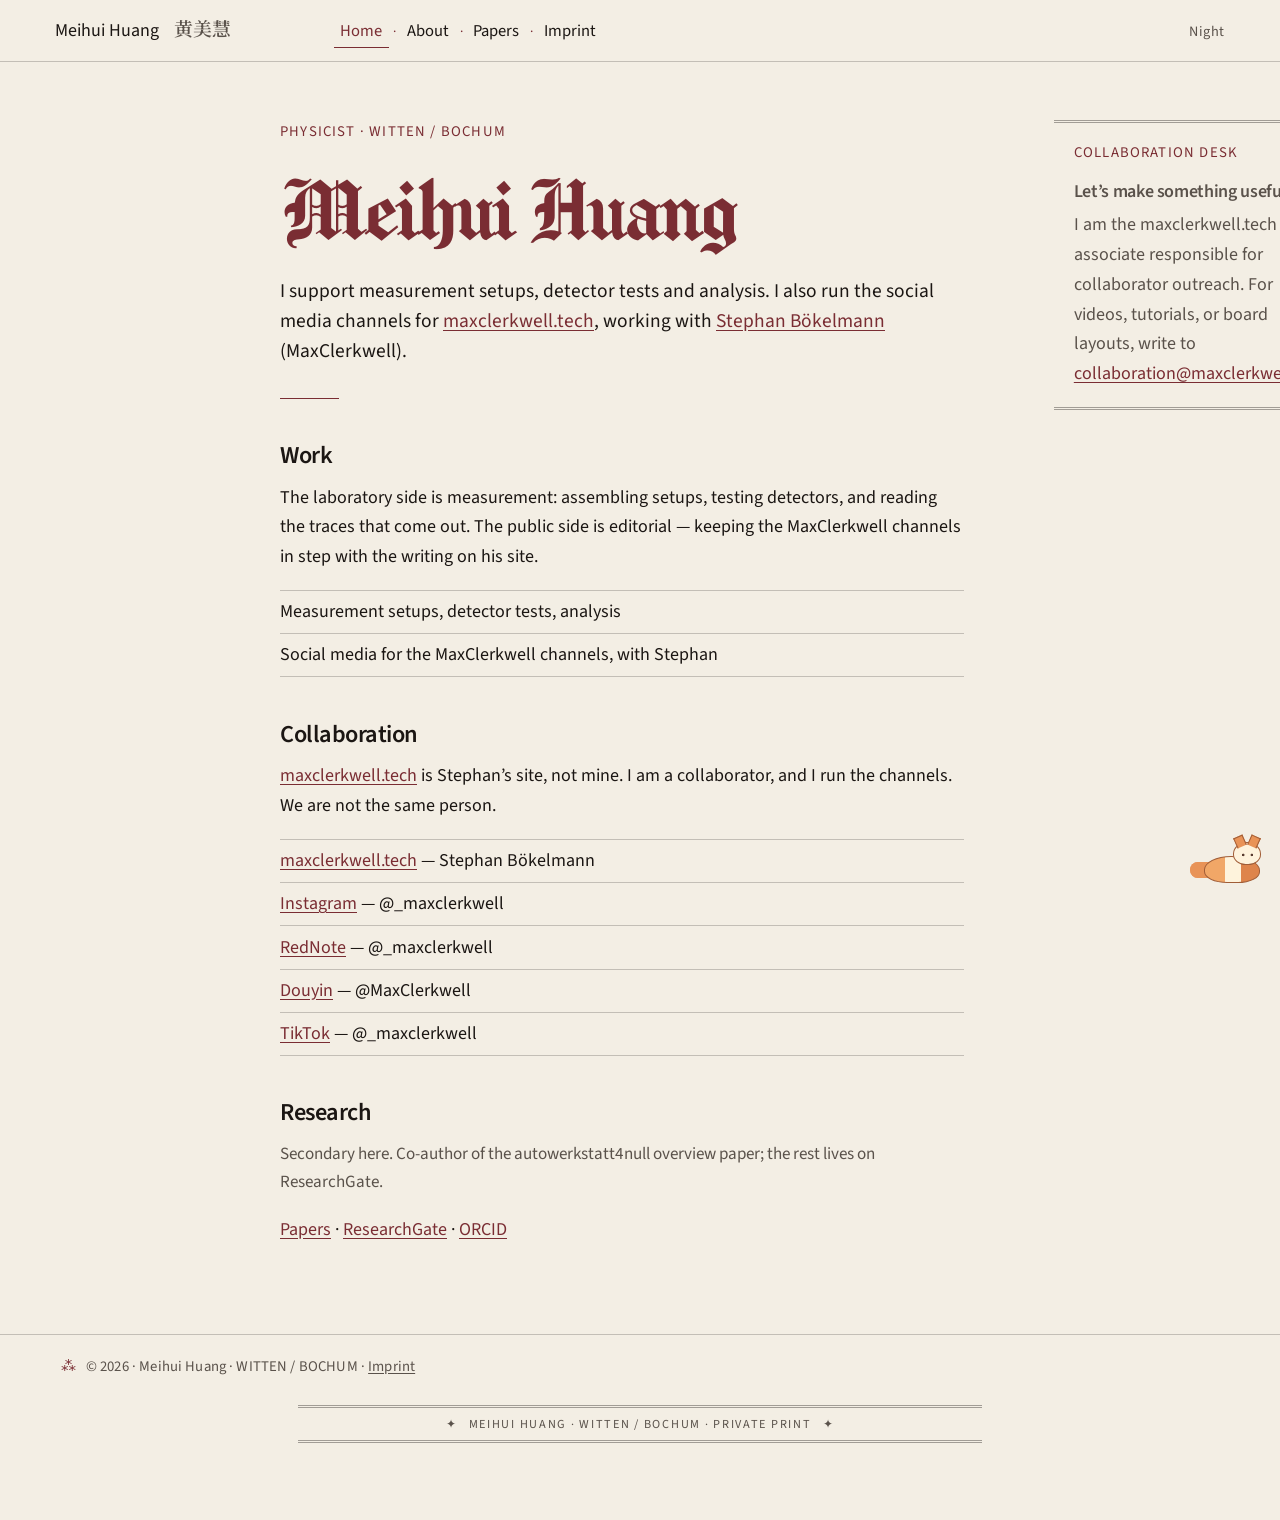
<file: index.html>
<!DOCTYPE html>
<html lang="en">
<head>
  <meta charset="utf-8">
  <meta name="viewport" content="width=device-width, initial-scale=1">
  <title>Meihui Huang — Physicist</title>
  <meta name="description" content="Meihui Huang (黄美慧): physicist in Witten. Measurement setups, detector tests and analysis. Collaborates with Stephan Bökelmann and runs the social media channels for maxclerkwell.tech.">
  <link rel="canonical" href="https://kathamatician.com/">
  <link rel="icon" href="/favicon.ico?v=2" sizes="48x48">
  <link rel="icon" href="/assets/favicon.png?v=2" type="image/png" sizes="32x32">
  <link rel="icon" href="/assets/favicon-192.png?v=2" type="image/png" sizes="192x192">
  <link rel="apple-touch-icon" href="/assets/apple-touch-icon.png?v=2">
  <meta property="og:title" content="Meihui Huang — Physicist">
  <meta property="og:description" content="Physicist in Witten. Measurement, detectors, analysis. Collaborator on maxclerkwell.tech.">
  <meta property="og:type" content="profile">
  <meta property="og:url" content="https://kathamatician.com/">
  <meta property="og:locale" content="en_GB">
  <meta name="author" content="Meihui Huang">
  <link rel="alternate" type="text/plain" href="/llms.txt" title="LLM information">
  <link rel="me" href="https://github.com/kathamatician">
  <link rel="me" href="https://orcid.org/0009-0003-3477-9024">
  <link rel="me" href="https://www.linkedin.com/in/meihui-huang/">
  <link rel="me" href="https://www.researchgate.net/profile/Meihui-Huang">
  <link rel="stylesheet" href="/assets/css/style.css">
  <script>
    (function () {
      try {
        var t = localStorage.getItem("theme");
        if (t === "light" || t === "dark") document.documentElement.setAttribute("data-theme", t);
      } catch (e) {}
    })();
  </script>
  <script type="application/ld+json">
  {
    "@context": "https://schema.org",
    "@graph": [
      {
        "@type": "Person",
        "@id": "https://kathamatician.com/#person",
        "name": "Meihui Huang",
        "alternateName": ["黄美慧", "kathamatician"],
        "url": "https://kathamatician.com/",
        "email": "mailto:mhuang@ep1.rub.de",
        "jobTitle": "Physicist",
        "description": "Physicist from Tianjin, based in Witten. Working student at nabla B; runs the MaxClerkwell social media channels for Stephan Bökelmann and handles collaboration requests. Not the same person as Stephan Bökelmann / MaxClerkwell.",
        "worksFor": { "@id": "https://nabla-b.engineering/#organization" },
        "address": {
          "@type": "PostalAddress",
          "streetAddress": "Kurt-Schumacher-Str. 37",
          "addressLocality": "Witten",
          "postalCode": "58452",
          "addressCountry": "DE"
        },
        "homeLocation": {
          "@type": "Place",
          "name": "Witten",
          "address": {
            "@type": "PostalAddress",
            "streetAddress": "Kurt-Schumacher-Str. 37",
            "addressLocality": "Witten",
            "postalCode": "58452",
            "addressCountry": "DE"
          }
        },
        "identifier": {
          "@type": "PropertyValue",
          "propertyID": "ORCID",
          "value": "https://orcid.org/0009-0003-3477-9024"
        },
        "sameAs": [
          "https://kathamatician.com/",
          "https://kathamatician.github.io/",
          "https://github.com/kathamatician",
          "https://orcid.org/0009-0003-3477-9024",
          "https://www.linkedin.com/in/meihui-huang/",
          "https://www.researchgate.net/profile/Meihui-Huang"
        ],
        "colleague": { "@id": "https://maxclerkwell.tech/#person" }
      },
      {
        "@type": "WebSite",
        "@id": "https://kathamatician.com/#website",
        "name": "Meihui Huang",
        "url": "https://kathamatician.com/",
        "inLanguage": "en",
        "description": "Personal website of Meihui Huang (黄美慧), physicist in Witten.",
        "author": { "@id": "https://kathamatician.com/#person" },
        "publisher": { "@id": "https://kathamatician.com/#person" }
      }
    ]
  }
  </script>
</head>
<body>
  <a class="skip" href="#main">Skip to content</a>
  <header class="site-header">
    <div class="header-inner">
      <div class="brand">
        <a class="site-title" href="/">Meihui Huang</a>
        <span class="cjk" lang="zh-Hans">黄美慧</span>
      </div>
      <nav class="site-nav" aria-label="Primary">
        <a href="/" aria-current="page">Home</a>
        <span class="nav-sep" aria-hidden="true">·</span>
        <a href="/about.html">About</a>
        <span class="nav-sep" aria-hidden="true">·</span>
        <a href="/papers.html">Papers</a>
        <span class="nav-sep" aria-hidden="true">·</span>
        <a href="/imprint.html">Imprint</a>
      </nav>
      <button type="button" class="theme-toggle" data-theme-toggle aria-pressed="false">Night</button>
    </div>
  </header>

  <main id="main">
    <p class="kicker">Physicist · WITTEN / BOCHUM</p>
    <h1 class="masthead">Meihui Huang</h1>
    <p class="lede">I support measurement setups, detector tests and analysis. I also run the social media channels for <a href="https://maxclerkwell.tech/">maxclerkwell.tech</a>, working with <a href="https://maxclerkwell.tech/">Stephan Bökelmann</a> (MaxClerkwell).</p>
    <hr class="rule">

    <h2>Work</h2>
    <p>The laboratory side is measurement: assembling setups, testing detectors, and reading the traces that come out. The public side is editorial — keeping the MaxClerkwell channels in step with the writing on his site.</p>
    <ul class="plain-list">
      <li>Measurement setups, detector tests, analysis</li>
      <li>Social media for the MaxClerkwell channels, with Stephan</li>
    </ul>

    <h2>Collaboration</h2>
    <p><a href="https://maxclerkwell.tech/">maxclerkwell.tech</a> is Stephan’s site, not mine. I am a collaborator, and I run the channels. We are not the same person.</p>
    <ul class="channel-list">
      <li><a href="https://maxclerkwell.tech/">maxclerkwell.tech</a> — Stephan Bökelmann</li>
      <li><a href="https://www.instagram.com/_maxclerkwell/">Instagram</a> — @_maxclerkwell</li>
      <li><a href="https://www.rednote.com/user/profile/69df355e0000000026000267">RedNote</a> — @_maxclerkwell</li>
      <li><a href="https://www.douyin.com/user/self?from_tab_name=main&amp;showSubTab=video&amp;showTab=post">Douyin</a> — @MaxClerkwell</li>
      <li><a href="https://www.tiktok.com/@_maxclerkwell">TikTok</a> — @_maxclerkwell</li>
    </ul>

    <aside class="collaboration-note" aria-labelledby="collaboration-note-title">
      <p class="kicker">Collaboration desk</p>
      <h2 id="collaboration-note-title">Let’s make something useful.</h2>
      <p>I am the maxclerkwell.tech associate responsible for collaborator outreach. For videos, tutorials, or board layouts, write to <a href="mailto:collaboration@maxclerkwell.tech">collaboration@maxclerkwell.tech</a>.</p>
    </aside>

    <h2>Research</h2>
    <p class="note">Secondary here. Co-author of the autowerkstatt4null overview paper; the rest lives on ResearchGate.</p>
    <p><a href="/papers.html">Papers</a> · <a href="https://www.researchgate.net/profile/Meihui-Huang">ResearchGate</a> · <a href="https://orcid.org/0009-0003-3477-9024">ORCID</a></p>
  </main>

  <footer class="site-footer">
    <p class="colophon"><span class="ornament" aria-hidden="true">⁂</span> © 2026 · Meihui Huang · WITTEN / BOCHUM · <a href="/imprint.html">Imprint</a></p>
    <p class="colophon-mark" aria-label="Printer's colophon">✦ &nbsp; Meihui Huang · WITTEN / BOCHUM · private print &nbsp; ✦</p>
  <div class="corner-cat" role="img" aria-label="A relaxed orange-and-white cat"><span class="cat-tail" aria-hidden="true"></span><span class="cat-body" aria-hidden="true"></span><span class="cat-head" aria-hidden="true"></span></div>
  </footer>
  <script src="/assets/js/site.js"></script>
</body>
</html>
</file>
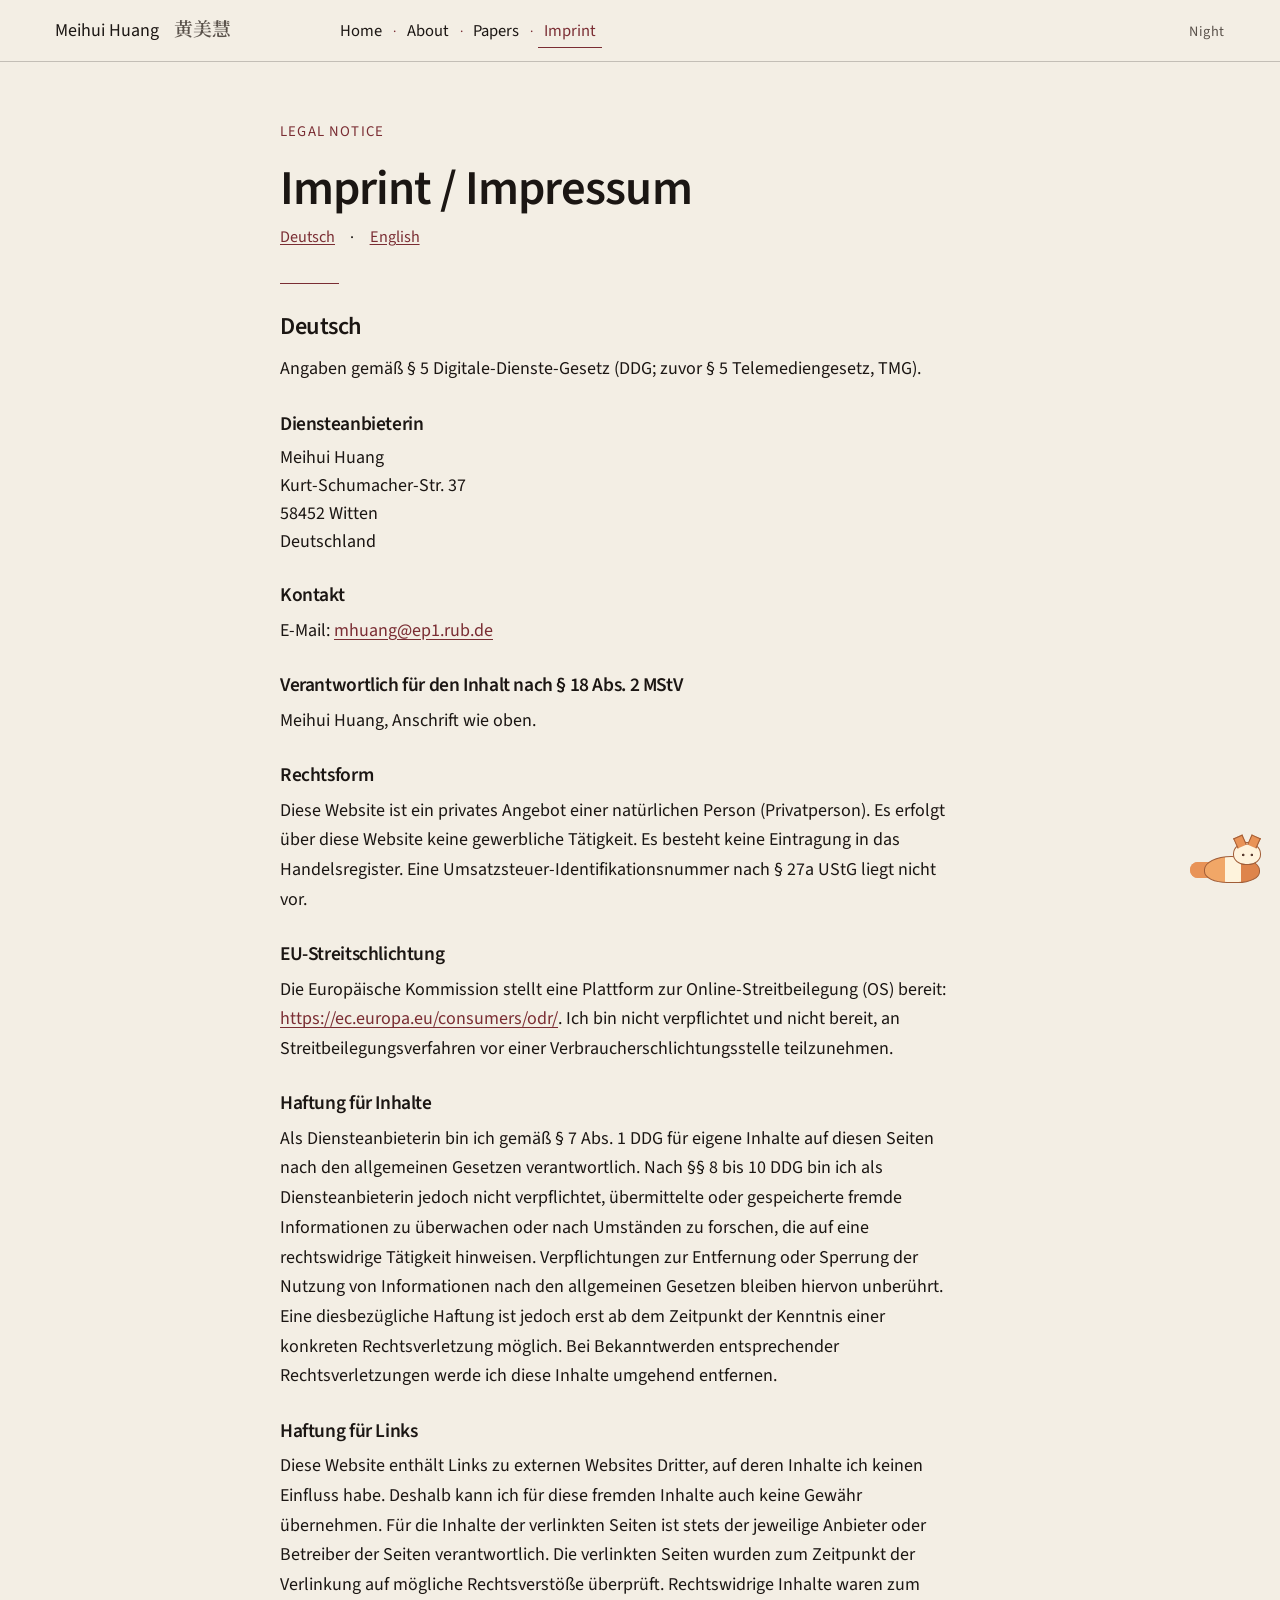
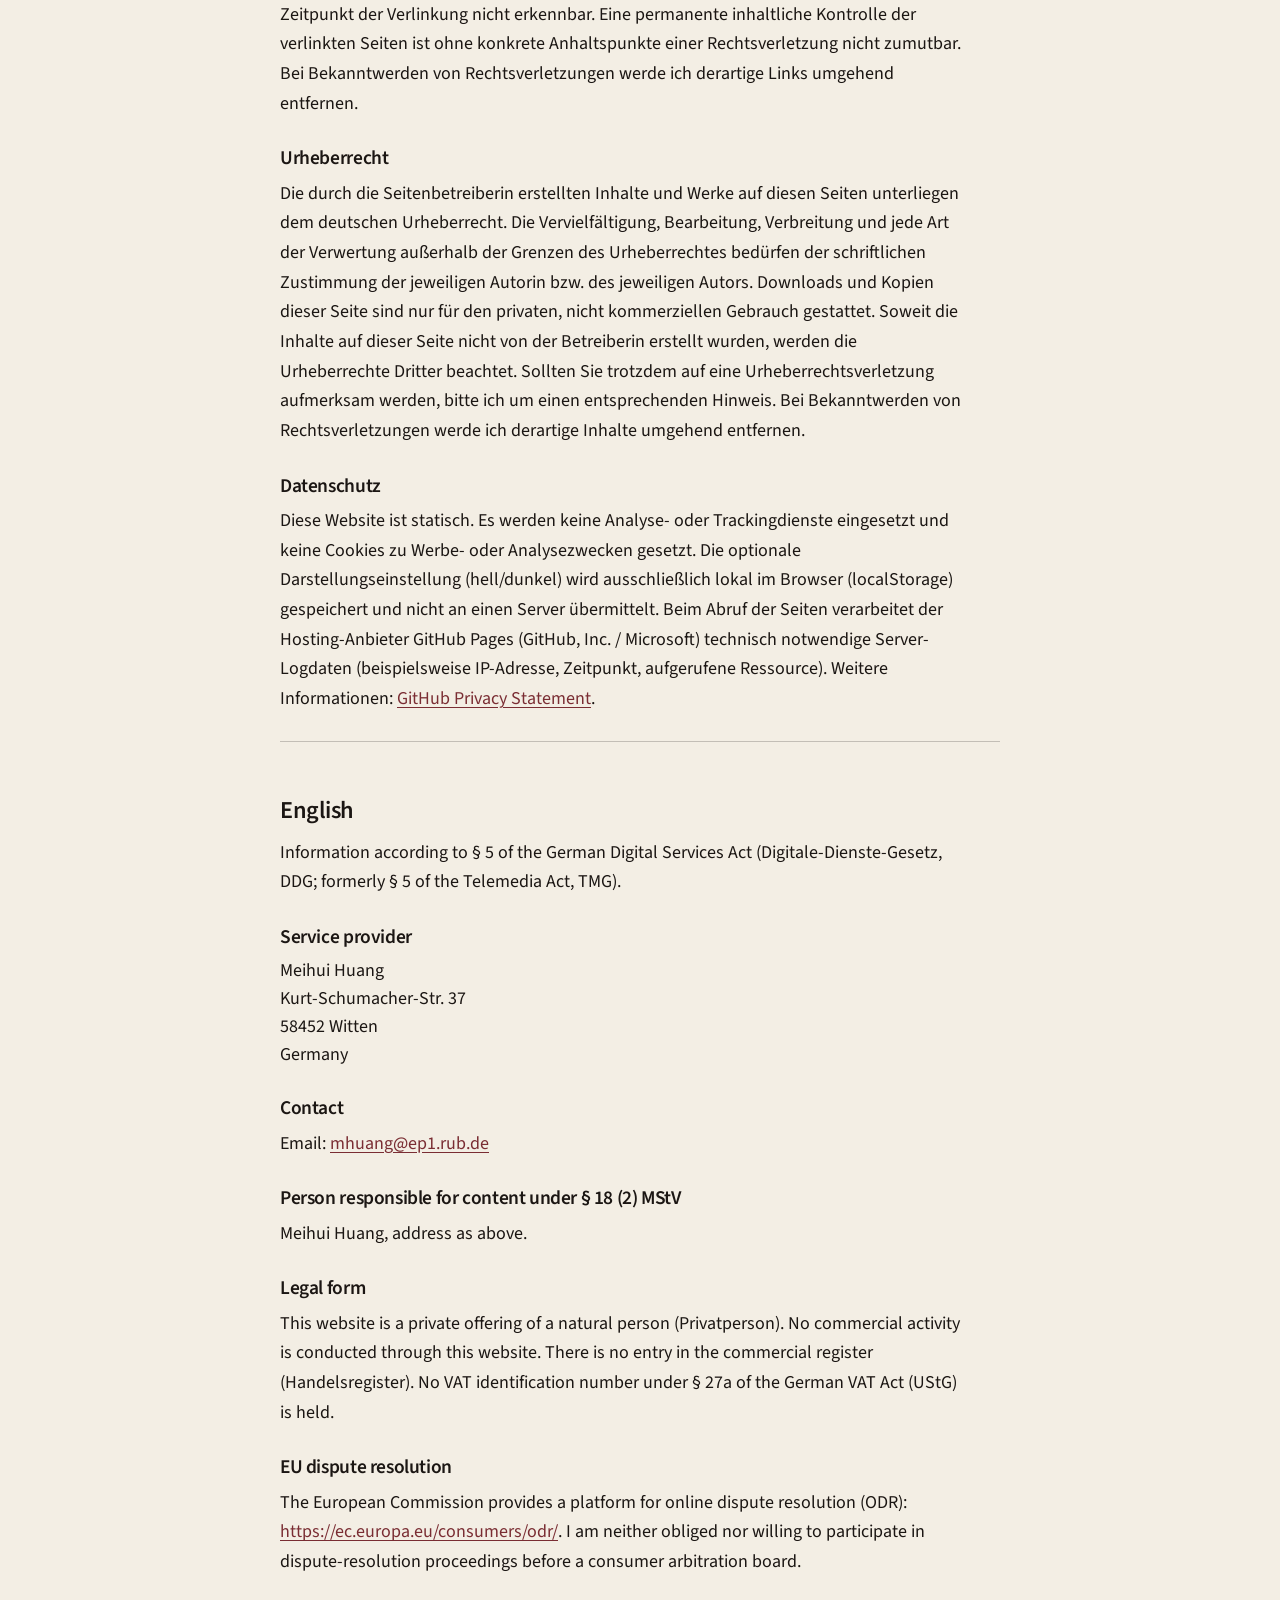
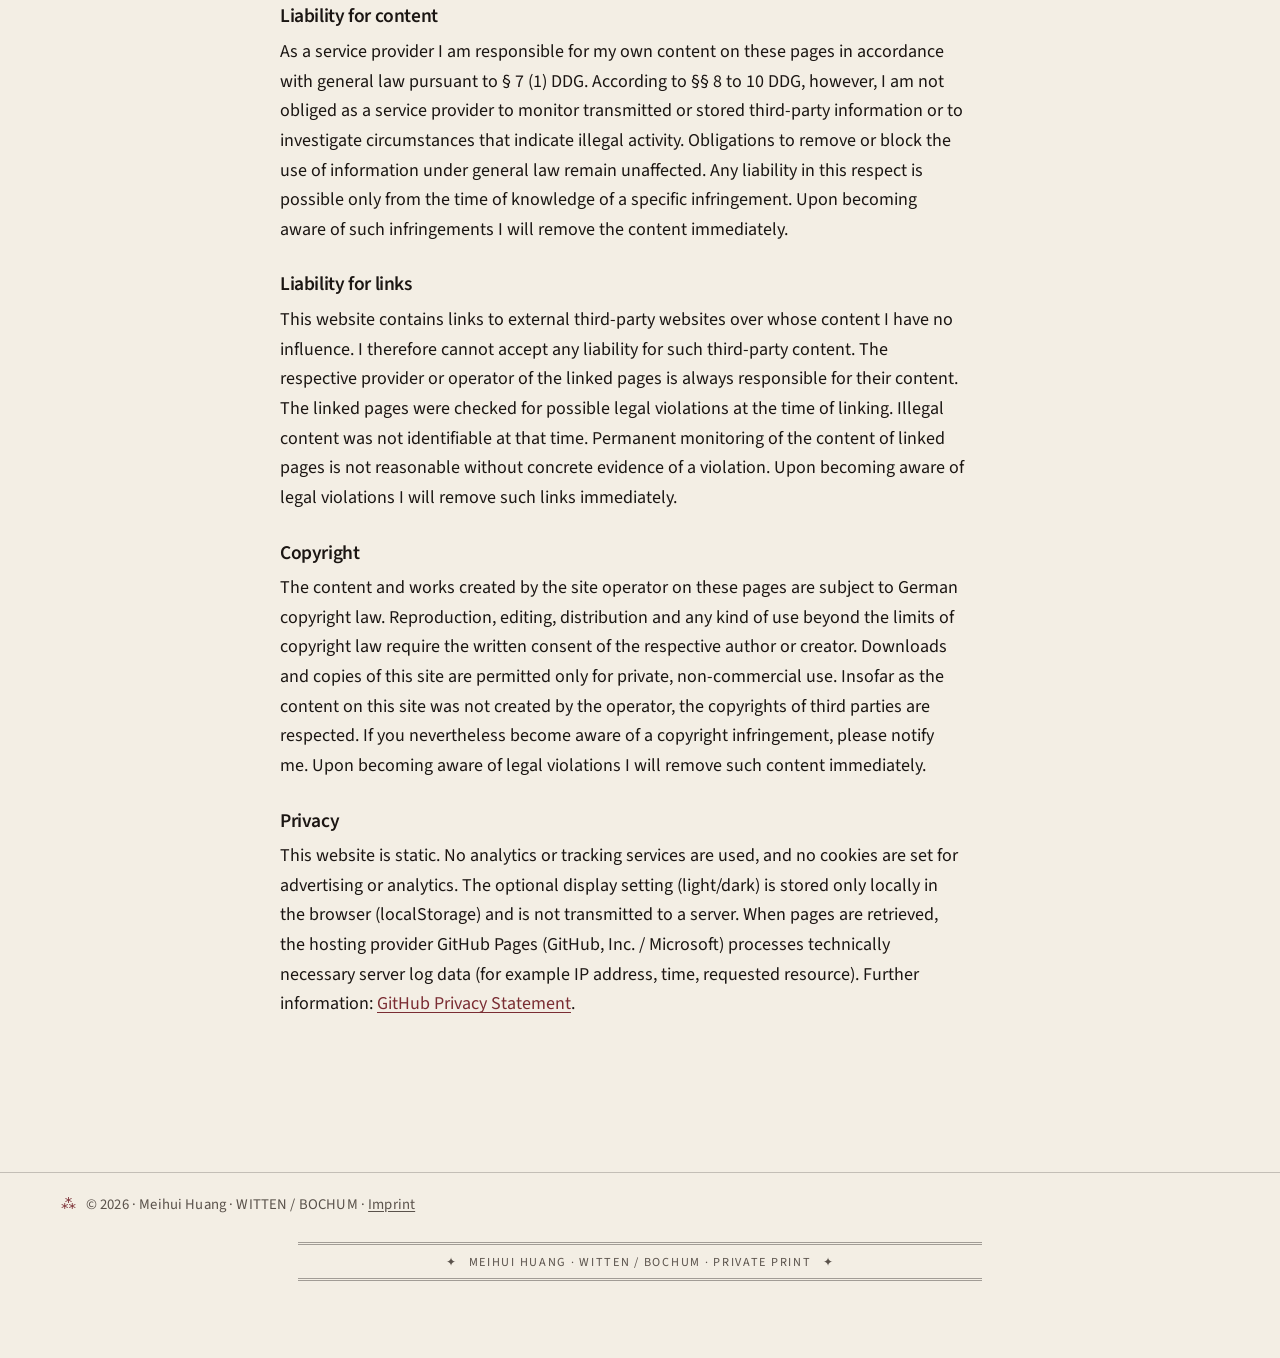
<file: imprint.html>
<!DOCTYPE html>
<html lang="en">
<head>
  <meta charset="utf-8">
  <meta name="viewport" content="width=device-width, initial-scale=1">
  <title>Imprint / Impressum — Meihui Huang</title>
  <meta name="description" content="Imprint / Impressum for the personal website of Meihui Huang (黄美慧), Witten, Germany. Information according to § 5 DDG.">
  <link rel="canonical" href="https://kathamatician.com/imprint.html">
  <link rel="icon" href="/favicon.ico?v=2" sizes="48x48">
  <link rel="icon" href="/assets/favicon.png?v=2" type="image/png" sizes="32x32">
  <link rel="icon" href="/assets/favicon-192.png?v=2" type="image/png" sizes="192x192">
  <link rel="apple-touch-icon" href="/assets/apple-touch-icon.png?v=2">
  <meta property="og:title" content="Imprint / Impressum — Meihui Huang">
  <meta property="og:description" content="Legal notice according to § 5 DDG for the personal website of Meihui Huang.">
  <meta property="og:type" content="website">
  <meta property="og:url" content="https://kathamatician.com/imprint.html">
  <meta property="og:locale" content="en_GB">
  <meta name="author" content="Meihui Huang">
  <link rel="alternate" type="text/plain" href="/llms.txt" title="LLM information">
  <link rel="me" href="https://github.com/kathamatician">
  <link rel="me" href="https://orcid.org/0009-0003-3477-9024">
  <link rel="me" href="https://www.linkedin.com/in/meihui-huang/">
  <link rel="me" href="https://www.researchgate.net/profile/Meihui-Huang">
  <link rel="stylesheet" href="/assets/css/style.css">
  <script>
    (function () {
      try {
        var t = localStorage.getItem("theme");
        if (t === "light" || t === "dark") document.documentElement.setAttribute("data-theme", t);
      } catch (e) {}
    })();
  </script>
  <script type="application/ld+json">
  {
    "@context": "https://schema.org",
    "@graph": [
      {
        "@type": "Person",
        "@id": "https://kathamatician.com/#person",
        "name": "Meihui Huang",
        "alternateName": ["黄美慧", "kathamatician"],
        "url": "https://kathamatician.com/",
        "email": "mailto:mhuang@ep1.rub.de",
        "jobTitle": "Physicist",
        "description": "Physicist from Tianjin, based in Witten. Working student at nabla B; runs the MaxClerkwell social media channels for Stephan Bökelmann and handles collaboration requests. Not the same person as Stephan Bökelmann / MaxClerkwell.",
        "worksFor": { "@id": "https://nabla-b.engineering/#organization" },
        "address": {
          "@type": "PostalAddress",
          "streetAddress": "Kurt-Schumacher-Str. 37",
          "addressLocality": "Witten",
          "postalCode": "58452",
          "addressCountry": "DE"
        },
        "homeLocation": {
          "@type": "Place",
          "name": "Witten",
          "address": {
            "@type": "PostalAddress",
            "streetAddress": "Kurt-Schumacher-Str. 37",
            "addressLocality": "Witten",
            "postalCode": "58452",
            "addressCountry": "DE"
          }
        },
        "identifier": {
          "@type": "PropertyValue",
          "propertyID": "ORCID",
          "value": "https://orcid.org/0009-0003-3477-9024"
        },
        "sameAs": [
          "https://kathamatician.com/",
          "https://kathamatician.github.io/",
          "https://github.com/kathamatician",
          "https://orcid.org/0009-0003-3477-9024",
          "https://www.linkedin.com/in/meihui-huang/",
          "https://www.researchgate.net/profile/Meihui-Huang"
        ],
        "colleague": { "@id": "https://maxclerkwell.tech/#person" }
      },
      {
        "@type": "WebSite",
        "@id": "https://kathamatician.com/#website",
        "name": "Meihui Huang",
        "url": "https://kathamatician.com/",
        "inLanguage": "en",
        "description": "Personal website of Meihui Huang (黄美慧), physicist in Witten.",
        "author": { "@id": "https://kathamatician.com/#person" },
        "publisher": { "@id": "https://kathamatician.com/#person" }
      }
    ]
  }
  </script>
</head>
<body>
  <a class="skip" href="#main">Skip to content</a>
  <header class="site-header">
    <div class="header-inner">
      <div class="brand">
        <a class="site-title" href="/">Meihui Huang</a>
        <span class="cjk" lang="zh-Hans">黄美慧</span>
      </div>
      <nav class="site-nav" aria-label="Primary">
        <a href="/">Home</a>
        <span class="nav-sep" aria-hidden="true">·</span>
        <a href="/about.html">About</a>
        <span class="nav-sep" aria-hidden="true">·</span>
        <a href="/papers.html">Papers</a>
        <span class="nav-sep" aria-hidden="true">·</span>
        <a href="/imprint.html" aria-current="page">Imprint</a>
      </nav>
      <button type="button" class="theme-toggle" data-theme-toggle aria-pressed="false">Night</button>
    </div>
  </header>

  <main id="main">
    <p class="kicker">Legal notice</p>
    <h1>Imprint / Impressum</h1>
    <p class="lang-switch"><a href="#de">Deutsch</a> · <a href="#en">English</a></p>
    <hr class="rule">

    <section class="imprint-block" id="de" lang="de">
      <h2>Deutsch</h2>
      <p>Angaben gemäß § 5 Digitale-Dienste-Gesetz (DDG; zuvor § 5 Telemediengesetz, TMG).</p>

      <h3>Diensteanbieterin</h3>
      <address>
        Meihui Huang<br>
        Kurt-Schumacher-Str. 37<br>
        58452 Witten<br>
        Deutschland
      </address>

      <h3>Kontakt</h3>
      <p>E-Mail: <a href="mailto:mhuang@ep1.rub.de">mhuang@ep1.rub.de</a></p>

      <h3>Verantwortlich für den Inhalt nach § 18 Abs. 2 MStV</h3>
      <p>Meihui Huang, Anschrift wie oben.</p>

      <h3>Rechtsform</h3>
      <p>Diese Website ist ein privates Angebot einer natürlichen Person (Privatperson). Es erfolgt über diese Website keine gewerbliche Tätigkeit. Es besteht keine Eintragung in das Handelsregister. Eine Umsatzsteuer-Identifikationsnummer nach § 27a UStG liegt nicht vor.</p>

      <h3>EU-Streitschlichtung</h3>
      <p>Die Europäische Kommission stellt eine Plattform zur Online-Streitbeilegung (OS) bereit: <a href="https://ec.europa.eu/consumers/odr/">https://ec.europa.eu/consumers/odr/</a>. Ich bin nicht verpflichtet und nicht bereit, an Streitbeilegungsverfahren vor einer Verbraucherschlichtungsstelle teilzunehmen.</p>

      <h3>Haftung für Inhalte</h3>
      <p>Als Diensteanbieterin bin ich gemäß § 7 Abs. 1 DDG für eigene Inhalte auf diesen Seiten nach den allgemeinen Gesetzen verantwortlich. Nach §§ 8 bis 10 DDG bin ich als Diensteanbieterin jedoch nicht verpflichtet, übermittelte oder gespeicherte fremde Informationen zu überwachen oder nach Umständen zu forschen, die auf eine rechtswidrige Tätigkeit hinweisen. Verpflichtungen zur Entfernung oder Sperrung der Nutzung von Informationen nach den allgemeinen Gesetzen bleiben hiervon unberührt. Eine diesbezügliche Haftung ist jedoch erst ab dem Zeitpunkt der Kenntnis einer konkreten Rechtsverletzung möglich. Bei Bekanntwerden entsprechender Rechtsverletzungen werde ich diese Inhalte umgehend entfernen.</p>

      <h3>Haftung für Links</h3>
      <p>Diese Website enthält Links zu externen Websites Dritter, auf deren Inhalte ich keinen Einfluss habe. Deshalb kann ich für diese fremden Inhalte auch keine Gewähr übernehmen. Für die Inhalte der verlinkten Seiten ist stets der jeweilige Anbieter oder Betreiber der Seiten verantwortlich. Die verlinkten Seiten wurden zum Zeitpunkt der Verlinkung auf mögliche Rechtsverstöße überprüft. Rechtswidrige Inhalte waren zum Zeitpunkt der Verlinkung nicht erkennbar. Eine permanente inhaltliche Kontrolle der verlinkten Seiten ist ohne konkrete Anhaltspunkte einer Rechtsverletzung nicht zumutbar. Bei Bekanntwerden von Rechtsverletzungen werde ich derartige Links umgehend entfernen.</p>

      <h3>Urheberrecht</h3>
      <p>Die durch die Seitenbetreiberin erstellten Inhalte und Werke auf diesen Seiten unterliegen dem deutschen Urheberrecht. Die Vervielfältigung, Bearbeitung, Verbreitung und jede Art der Verwertung außerhalb der Grenzen des Urheberrechtes bedürfen der schriftlichen Zustimmung der jeweiligen Autorin bzw. des jeweiligen Autors. Downloads und Kopien dieser Seite sind nur für den privaten, nicht kommerziellen Gebrauch gestattet. Soweit die Inhalte auf dieser Seite nicht von der Betreiberin erstellt wurden, werden die Urheberrechte Dritter beachtet. Sollten Sie trotzdem auf eine Urheberrechtsverletzung aufmerksam werden, bitte ich um einen entsprechenden Hinweis. Bei Bekanntwerden von Rechtsverletzungen werde ich derartige Inhalte umgehend entfernen.</p>

      <h3>Datenschutz</h3>
      <p>Diese Website ist statisch. Es werden keine Analyse- oder Trackingdienste eingesetzt und keine Cookies zu Werbe- oder Analysezwecken gesetzt. Die optionale Darstellungseinstellung (hell/dunkel) wird ausschließlich lokal im Browser (<span lang="en">localStorage</span>) gespeichert und nicht an einen Server übermittelt. Beim Abruf der Seiten verarbeitet der Hosting-Anbieter GitHub Pages (GitHub, Inc. / Microsoft) technisch notwendige Server-Logdaten (beispielsweise IP-Adresse, Zeitpunkt, aufgerufene Ressource). Weitere Informationen: <a href="https://docs.github.com/site-policy/privacy-policies/github-general-privacy-statement">GitHub Privacy Statement</a>.</p>
    </section>

    <section class="imprint-block" id="en" lang="en">
      <h2>English</h2>
      <p>Information according to § 5 of the German Digital Services Act (Digitale-Dienste-Gesetz, DDG; formerly § 5 of the Telemedia Act, TMG).</p>

      <h3>Service provider</h3>
      <address>
        Meihui Huang<br>
        Kurt-Schumacher-Str. 37<br>
        58452 Witten<br>
        Germany
      </address>

      <h3>Contact</h3>
      <p>Email: <a href="mailto:mhuang@ep1.rub.de">mhuang@ep1.rub.de</a></p>

      <h3>Person responsible for content under § 18 (2) MStV</h3>
      <p>Meihui Huang, address as above.</p>

      <h3>Legal form</h3>
      <p>This website is a private offering of a natural person (Privatperson). No commercial activity is conducted through this website. There is no entry in the commercial register (Handelsregister). No VAT identification number under § 27a of the German VAT Act (UStG) is held.</p>

      <h3>EU dispute resolution</h3>
      <p>The European Commission provides a platform for online dispute resolution (ODR): <a href="https://ec.europa.eu/consumers/odr/">https://ec.europa.eu/consumers/odr/</a>. I am neither obliged nor willing to participate in dispute-resolution proceedings before a consumer arbitration board.</p>

      <h3>Liability for content</h3>
      <p>As a service provider I am responsible for my own content on these pages in accordance with general law pursuant to § 7 (1) DDG. According to §§ 8 to 10 DDG, however, I am not obliged as a service provider to monitor transmitted or stored third-party information or to investigate circumstances that indicate illegal activity. Obligations to remove or block the use of information under general law remain unaffected. Any liability in this respect is possible only from the time of knowledge of a specific infringement. Upon becoming aware of such infringements I will remove the content immediately.</p>

      <h3>Liability for links</h3>
      <p>This website contains links to external third-party websites over whose content I have no influence. I therefore cannot accept any liability for such third-party content. The respective provider or operator of the linked pages is always responsible for their content. The linked pages were checked for possible legal violations at the time of linking. Illegal content was not identifiable at that time. Permanent monitoring of the content of linked pages is not reasonable without concrete evidence of a violation. Upon becoming aware of legal violations I will remove such links immediately.</p>

      <h3>Copyright</h3>
      <p>The content and works created by the site operator on these pages are subject to German copyright law. Reproduction, editing, distribution and any kind of use beyond the limits of copyright law require the written consent of the respective author or creator. Downloads and copies of this site are permitted only for private, non-commercial use. Insofar as the content on this site was not created by the operator, the copyrights of third parties are respected. If you nevertheless become aware of a copyright infringement, please notify me. Upon becoming aware of legal violations I will remove such content immediately.</p>

      <h3>Privacy</h3>
      <p>This website is static. No analytics or tracking services are used, and no cookies are set for advertising or analytics. The optional display setting (light/dark) is stored only locally in the browser (localStorage) and is not transmitted to a server. When pages are retrieved, the hosting provider GitHub Pages (GitHub, Inc. / Microsoft) processes technically necessary server log data (for example IP address, time, requested resource). Further information: <a href="https://docs.github.com/site-policy/privacy-policies/github-general-privacy-statement">GitHub Privacy Statement</a>.</p>
    </section>
  </main>

  <footer class="site-footer">
    <p class="colophon"><span class="ornament" aria-hidden="true">⁂</span> © 2026 · Meihui Huang · WITTEN / BOCHUM · <a href="/imprint.html">Imprint</a></p>
    <p class="colophon-mark" aria-label="Printer's colophon">✦ &nbsp; Meihui Huang · WITTEN / BOCHUM · private print &nbsp; ✦</p>
  <div class="corner-cat" role="img" aria-label="A relaxed orange-and-white cat"><span class="cat-tail" aria-hidden="true"></span><span class="cat-body" aria-hidden="true"></span><span class="cat-head" aria-hidden="true"></span></div>
  </footer>
  <script src="/assets/js/site.js"></script>
</body>
</html>
</file>
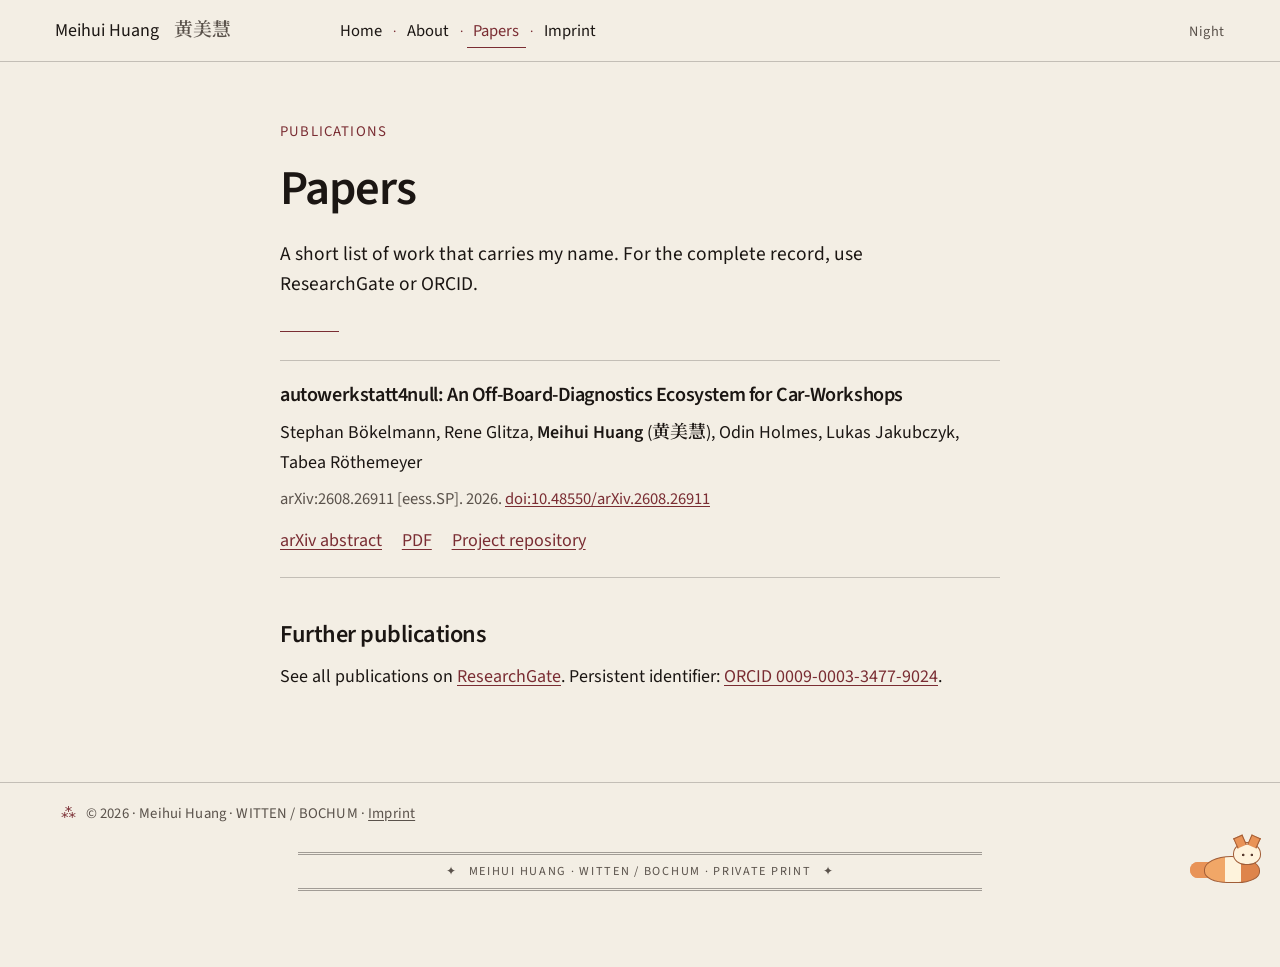
<file: papers.html>
<!DOCTYPE html>
<html lang="en">
<head>
  <meta charset="utf-8">
  <meta name="viewport" content="width=device-width, initial-scale=1">
  <title>Papers — Meihui Huang</title>
  <meta name="description" content="Publications of Meihui Huang (黄美慧), including autowerkstatt4null (arXiv:2608.26911).">
  <link rel="canonical" href="https://kathamatician.com/papers.html">
  <link rel="icon" href="/favicon.ico?v=2" sizes="48x48">
  <link rel="icon" href="/assets/favicon.png?v=2" type="image/png" sizes="32x32">
  <link rel="icon" href="/assets/favicon-192.png?v=2" type="image/png" sizes="192x192">
  <link rel="apple-touch-icon" href="/assets/apple-touch-icon.png?v=2">
  <meta property="og:title" content="Papers — Meihui Huang">
  <meta property="og:description" content="autowerkstatt4null and further publications of Meihui Huang.">
  <meta property="og:type" content="website">
  <meta property="og:url" content="https://kathamatician.com/papers.html">
  <meta property="og:locale" content="en_GB">
  <meta name="author" content="Meihui Huang">
  <link rel="alternate" type="text/plain" href="/llms.txt" title="LLM information">
  <link rel="me" href="https://github.com/kathamatician">
  <link rel="me" href="https://orcid.org/0009-0003-3477-9024">
  <link rel="me" href="https://www.linkedin.com/in/meihui-huang/">
  <link rel="me" href="https://www.researchgate.net/profile/Meihui-Huang">
  <link rel="stylesheet" href="/assets/css/style.css">
  <script>
    (function () {
      try {
        var t = localStorage.getItem("theme");
        if (t === "light" || t === "dark") document.documentElement.setAttribute("data-theme", t);
      } catch (e) {}
    })();
  </script>
  <script type="application/ld+json">
  {
    "@context": "https://schema.org",
    "@graph": [
      {
        "@type": "Person",
        "@id": "https://kathamatician.com/#person",
        "name": "Meihui Huang",
        "alternateName": ["黄美慧", "kathamatician"],
        "url": "https://kathamatician.com/",
        "email": "mailto:mhuang@ep1.rub.de",
        "jobTitle": "Physicist",
        "description": "Physicist from Tianjin, based in Witten. Working student at nabla B; runs the MaxClerkwell social media channels for Stephan Bökelmann and handles collaboration requests. Not the same person as Stephan Bökelmann / MaxClerkwell.",
        "worksFor": { "@id": "https://nabla-b.engineering/#organization" },
        "address": {
          "@type": "PostalAddress",
          "streetAddress": "Kurt-Schumacher-Str. 37",
          "addressLocality": "Witten",
          "postalCode": "58452",
          "addressCountry": "DE"
        },
        "homeLocation": {
          "@type": "Place",
          "name": "Witten",
          "address": {
            "@type": "PostalAddress",
            "streetAddress": "Kurt-Schumacher-Str. 37",
            "addressLocality": "Witten",
            "postalCode": "58452",
            "addressCountry": "DE"
          }
        },
        "identifier": {
          "@type": "PropertyValue",
          "propertyID": "ORCID",
          "value": "https://orcid.org/0009-0003-3477-9024"
        },
        "sameAs": [
          "https://kathamatician.com/",
          "https://kathamatician.github.io/",
          "https://github.com/kathamatician",
          "https://orcid.org/0009-0003-3477-9024",
          "https://www.linkedin.com/in/meihui-huang/",
          "https://www.researchgate.net/profile/Meihui-Huang"
        ],
        "colleague": { "@id": "https://maxclerkwell.tech/#person" }
      },
      {
        "@type": "WebSite",
        "@id": "https://kathamatician.com/#website",
        "name": "Meihui Huang",
        "url": "https://kathamatician.com/",
        "inLanguage": "en",
        "description": "Personal website of Meihui Huang (黄美慧), physicist in Witten.",
        "author": { "@id": "https://kathamatician.com/#person" },
        "publisher": { "@id": "https://kathamatician.com/#person" }
      }
    ]
  }
  </script>
</head>
<body>
  <a class="skip" href="#main">Skip to content</a>
  <header class="site-header">
    <div class="header-inner">
      <div class="brand">
        <a class="site-title" href="/">Meihui Huang</a>
        <span class="cjk" lang="zh-Hans">黄美慧</span>
      </div>
      <nav class="site-nav" aria-label="Primary">
        <a href="/">Home</a>
        <span class="nav-sep" aria-hidden="true">·</span>
        <a href="/about.html">About</a>
        <span class="nav-sep" aria-hidden="true">·</span>
        <a href="/papers.html" aria-current="page">Papers</a>
        <span class="nav-sep" aria-hidden="true">·</span>
        <a href="/imprint.html">Imprint</a>
      </nav>
      <button type="button" class="theme-toggle" data-theme-toggle aria-pressed="false">Night</button>
    </div>
  </header>

  <main id="main">
    <p class="kicker">Publications</p>
    <h1>Papers</h1>
    <p class="lede">A short list of work that carries my name. For the complete record, use ResearchGate or ORCID.</p>
    <hr class="rule">

    <article class="biblio" id="arxiv-2608.26911">
      <h2 class="title">autowerkstatt4null: An Off-Board-Diagnostics Ecosystem for Car-Workshops</h2>
      <p class="authors">Stephan Bökelmann, Rene Glitza, <span class="self">Meihui Huang</span> (<span class="cjk" lang="zh-Hans">黄美慧</span>), Odin Holmes, Lukas Jakubczyk, Tabea Röthemeyer</p>
      <p class="meta">arXiv:2608.26911 [eess.SP]. 2026. <a href="https://doi.org/10.48550/arXiv.2608.26911">doi:10.48550/arXiv.2608.26911</a></p>
      <ul class="links">
        <li><a href="https://arxiv.org/abs/2608.26911">arXiv abstract</a></li>
        <li><a href="https://arxiv.org/pdf/2608.26911">PDF</a></li>
        <li><a href="https://github.com/nabla-B/paper_aw4null-overview">Project repository</a></li>
      </ul>
    </article>

    <h2>Further publications</h2>
    <p>See all publications on <a href="https://www.researchgate.net/profile/Meihui-Huang">ResearchGate</a>. Persistent identifier: <a rel="me" href="https://orcid.org/0009-0003-3477-9024">ORCID 0009-0003-3477-9024</a>.</p>
  </main>

  <footer class="site-footer">
    <p class="colophon"><span class="ornament" aria-hidden="true">⁂</span> © 2026 · Meihui Huang · WITTEN / BOCHUM · <a href="/imprint.html">Imprint</a></p>
    <p class="colophon-mark" aria-label="Printer's colophon">✦ &nbsp; Meihui Huang · WITTEN / BOCHUM · private print &nbsp; ✦</p>
  <div class="corner-cat" role="img" aria-label="A relaxed orange-and-white cat"><span class="cat-tail" aria-hidden="true"></span><span class="cat-body" aria-hidden="true"></span><span class="cat-head" aria-hidden="true"></span></div>
  </footer>
  <script src="/assets/js/site.js"></script>
</body>
</html>
</file>
<file: assets/css/style.css>
@font-face {
  font-family: "Source Serif 4";
  font-style: normal;
  font-weight: 600;
  font-display: swap;
  src: url("/assets/fonts/source-serif-4-latin-600.woff2") format("woff2");
  unicode-range: U+0000-00FF, U+0131, U+0152-0153, U+02BB-02BC, U+02C6, U+02DA, U+02DC, U+0304, U+0308, U+0329, U+2000-206F, U+20AC, U+2122, U+2191, U+2193, U+2212, U+2215, U+FEFF, U+FFFD;
}

/* Chomsky by Fredrick Brennan, distributed under SIL Open Font License 1.1.
   License copy: /assets/fonts/CHOMSKY-OFL-1.1.txt */
@font-face {
  font-family: "Chomsky";
  font-style: normal;
  font-weight: 400;
  font-display: swap;
  src: url("/assets/fonts/chomsky.woff2") format("woff2");
}

@font-face {
  font-family: "Source Serif 4";
  font-style: normal;
  font-weight: 700;
  font-display: swap;
  src: url("/assets/fonts/source-serif-4-latin-700.woff2") format("woff2");
  unicode-range: U+0000-00FF, U+0131, U+0152-0153, U+02BB-02BC, U+02C6, U+02DA, U+02DC, U+0304, U+0308, U+0329, U+2000-206F, U+20AC, U+2122, U+2191, U+2193, U+2212, U+2215, U+FEFF, U+FFFD;
}

@font-face {
  font-family: "Source Sans 3";
  font-style: normal;
  font-weight: 400;
  font-display: swap;
  src: url("/assets/fonts/source-sans-3-latin-400.woff2") format("woff2");
  unicode-range: U+0000-00FF, U+0131, U+0152-0153, U+02BB-02BC, U+02C6, U+02DA, U+02DC, U+0304, U+0308, U+0329, U+2000-206F, U+20AC, U+2122, U+2191, U+2193, U+2212, U+2215, U+FEFF, U+FFFD;
}

@font-face {
  font-family: "Source Sans 3";
  font-style: italic;
  font-weight: 400;
  font-display: swap;
  src: url("/assets/fonts/source-sans-3-latin-400-italic.woff2") format("woff2");
  unicode-range: U+0000-00FF, U+0131, U+0152-0153, U+02BB-02BC, U+02C6, U+02DA, U+02DC, U+0304, U+0308, U+0329, U+2000-206F, U+20AC, U+2122, U+2191, U+2193, U+2212, U+2215, U+FEFF, U+FFFD;
}

@font-face {
  font-family: "Source Sans 3";
  font-style: normal;
  font-weight: 600;
  font-display: swap;
  src: url("/assets/fonts/source-sans-3-latin-600.woff2") format("woff2");
  unicode-range: U+0000-00FF, U+0131, U+0152-0153, U+02BB-02BC, U+02C6, U+02DA, U+02DC, U+0304, U+0308, U+0329, U+2000-206F, U+20AC, U+2122, U+2191, U+2193, U+2212, U+2215, U+FEFF, U+FFFD;
}

@font-face {
  font-family: "Noto Serif SC";
  font-style: normal;
  font-weight: 600;
  font-display: swap;
  src: url("/assets/fonts/noto-serif-sc-name.ttf") format("truetype");
  unicode-range: U+6167, U+7F8E, U+9EC4;
}

/* FZYongLeDDTJF is used when it is installed on the visitor's device.
   It is proprietary, so it is not bundled without a licensed webfont file. */
@font-face {
  font-family: "FZYongLeDDTJF";
  font-style: normal;
  font-weight: 400 900;
  font-display: swap;
  src: local("FZYongLeDDTJF"), local("FZ YongLe DDTJF");
}

:root {
  color-scheme: light;
  --page: #f3eee4;
  --ink: #1b1613;
  --ink-muted: #5a524b;
  --oxblood: #7a2d33;
  --oxblood-hover: #5c2227;
  --rule: color-mix(in srgb, var(--ink) 22%, var(--page));
  --rule-strong: color-mix(in srgb, var(--ink) 38%, var(--page));
  --slot: color-mix(in srgb, var(--ink) 7%, var(--page));
  --focus: var(--oxblood);
  --header-bg: #f3eee4;
  --serif: "Source Serif 4", "Iowan Old Style", "Palatino Linotype", Palatino, "Times New Roman", serif;
  --sans: "Source Sans 3", "IBM Plex Sans", "Source Sans Pro", "Helvetica Neue", Helvetica, Arial, sans-serif;
  --cjk: "FZYongLeDDTJF", "Noto Serif SC", "Source Han Serif SC", "Noto Serif CJK SC", "Songti SC", serif;
}

[data-theme="dark"] {
  color-scheme: dark;
  --page: #16110e;
  --ink: #f1e7d8;
  --ink-muted: #c4b6a6;
  --oxblood: #d36b73;
  --oxblood-hover: #e59aa0;
  --rule: color-mix(in srgb, var(--ink) 18%, var(--page));
  --rule-strong: color-mix(in srgb, var(--ink) 32%, var(--page));
  --slot: color-mix(in srgb, var(--ink) 8%, var(--page));
  --header-bg: #16110e;
}

@media (prefers-color-scheme: dark) {
  :root:not([data-theme="light"]) {
    color-scheme: dark;
    --page: #16110e;
    --ink: #f1e7d8;
    --ink-muted: #c4b6a6;
    --oxblood: #d36b73;
    --oxblood-hover: #e59aa0;
    --rule: color-mix(in srgb, var(--ink) 18%, var(--page));
    --rule-strong: color-mix(in srgb, var(--ink) 32%, var(--page));
    --slot: color-mix(in srgb, var(--ink) 8%, var(--page));
    --header-bg: #16110e;
  }
}

*,
*::before,
*::after {
  box-sizing: border-box;
}

html {
  font-size: 112.5%;
  scroll-behavior: smooth;
}

body {
  margin: 0;
  min-height: 100vh;
  display: flex;
  flex-direction: column;
  color: var(--ink);
  background: var(--page);
  font-family: var(--sans);
  font-weight: 400;
  line-height: 1.65;
  text-rendering: optimizeLegibility;
  -webkit-font-smoothing: antialiased;
  animation: enter 0.55s ease;
}

@keyframes enter {
  from { opacity: 0; }
  to { opacity: 1; }
}

@media (prefers-reduced-motion: reduce) {
  html { scroll-behavior: auto; }
  body, .corner-cat, .cat-tail { animation: none; }
}

:focus-visible {
  outline: 2px solid var(--focus);
  outline-offset: 3px;
}

.skip {
  position: absolute;
  left: 0.75rem;
  top: -3.5rem;
  z-index: 40;
  padding: 0.4rem 0.7rem;
  background: var(--page);
  color: var(--oxblood);
  border: 1px solid var(--oxblood);
  font-size: 0.85rem;
}

.skip:focus {
  top: 0.75rem;
}

.visually-hidden {
  position: absolute;
  width: 1px;
  height: 1px;
  padding: 0;
  margin: -1px;
  overflow: hidden;
  clip: rect(0, 0, 0, 0);
  white-space: nowrap;
  border: 0;
}

.site-header {
  position: sticky;
  top: 0;
  z-index: 20;
  background: var(--header-bg);
  border-bottom: 1px solid var(--rule);
}

.header-inner {
  display: flex;
  flex-wrap: wrap;
  align-items: baseline;
  justify-content: space-between;
  gap: 0.7rem 1.5rem;
  max-width: 68rem;
  margin: 0 auto;
  padding: 0.85rem 1.5rem 0.7rem;
}

.brand {
  display: flex;
  flex-wrap: wrap;
  align-items: baseline;
  gap: 0.55rem 0.85rem;
  min-width: min(100%, 14rem);
}

.site-title { color: var(--ink); text-decoration: none; }

.site-title:hover {
  color: var(--oxblood);
}

.cjk {
  font-family: var(--cjk);
  font-weight: 600;
}

.brand .cjk {
  font-size: 1.05rem;
  line-height: 1;
  color: var(--ink-muted);
}

.masthead {
  margin-bottom: 1.15rem;
  font-family: "Chomsky", "Old English Text MT", "UnifrakturCook", Georgia, serif;
  font-size: clamp(2.75rem, 9vw, 5.4rem);
  font-weight: 400;
  letter-spacing: -0.045em;
  line-height: .98;
  color: var(--oxblood);
  white-space: nowrap;
}

.masthead .cjk {
  display: inline-block;
  margin-left: .22em;
  color: var(--ink);
  font-size: .62em;
  font-family: var(--cjk);
  font-weight: 600;
  letter-spacing: .04em;
}

@media (max-width: 32rem) {
  .masthead { white-space: normal; }
  .masthead .cjk { display: block; margin: .16em 0 0; }
}

.site-nav {
  display: flex;
  flex-wrap: wrap;
  align-items: baseline;
  gap: 0.35rem 0.15rem;
}

.site-nav a {
  color: var(--ink);
  text-decoration: none;
  font-size: 0.92rem;
  padding: 0.15rem 0.35rem;
}

.site-nav a[aria-current="page"] {
  color: var(--oxblood);
  box-shadow: inset 0 -1px 0 var(--oxblood);
}

.site-nav a:hover {
  color: var(--oxblood);
}

.nav-sep {
  color: var(--oxblood);
  font-size: 0.75rem;
  user-select: none;
  padding: 0 0.1rem;
}

.theme-toggle {
  margin-left: auto;
  appearance: none;
  border: 0;
  background: transparent;
  color: var(--ink-muted);
  font-family: inherit;
  font-size: 0.8rem;
  letter-spacing: 0.04em;
  cursor: pointer;
  padding: 0.15rem 0;
}

.theme-toggle:hover {
  color: var(--oxblood);
}

main {
  flex: 1;
  width: min(40rem, calc(100% - 3rem));
  margin: 0 auto;
  padding: 3.25rem 0 4rem;
  position: relative;
}

main.wide {
  width: min(46rem, calc(100% - 3rem));
}

.kicker {
  margin: 0 0 0.85rem;
  color: var(--oxblood);
  font-size: 0.82rem;
  letter-spacing: 0.08em;
  text-transform: uppercase;
}

h1,
h2,
h3 {
  font-family: var(--sans);
  font-weight: 700;
  line-height: 1.2;
  letter-spacing: -0.02em;
  text-wrap: balance;
}

h1 {
  margin: 0 0 0.35rem;
  font-size: clamp(2.05rem, 4.5vw, 2.7rem);
}

h1 .cjk {
  display: block;
  margin-top: 0.35rem;
  font-size: 1.35rem;
  letter-spacing: 0.12em;
  color: var(--ink);
}

.lede {
  margin: 1.15rem 0 0;
  font-size: 1.08rem;
  line-height: 1.55;
  max-width: 38rem;
}

p,
li {
  max-width: 38rem;
}

p {
  margin: 0 0 1rem;
}

a {
  color: var(--oxblood);
  text-underline-offset: 0.14em;
}

a:hover {
  color: var(--oxblood-hover);
}

.rule {
  display: block;
  width: 3.25rem;
  height: 1px;
  margin: 1.75rem 0 1.6rem;
  background: var(--oxblood);
  border: 0;
}

h2 {
  margin: 2.35rem 0 0.7rem;
  font-size: 1.35rem;
}

h3 {
  margin: 1.6rem 0 0.45rem;
  font-size: 1.08rem;
}

.plain-list,
.channel-list,
.profile-list {
  margin: 0 0 1.1rem;
  padding: 0;
  list-style: none;
}

.plain-list li,
.channel-list li,
.profile-list li {
  margin: 0;
  padding: 0.35rem 0;
  border-bottom: 1px solid var(--rule);
}

.plain-list li:first-child,
.channel-list li:first-child,
.profile-list li:first-child {
  border-top: 1px solid var(--rule);
}

.collaboration-note {
  margin: 2.2rem 0;
  padding: 1rem 1.1rem;
  border-top: 3px double var(--rule-strong);
  border-bottom: 3px double var(--rule-strong);
  color: var(--ink-muted);
}

.collaboration-note h2 {
  margin: 0 0 .45rem;
  font-size: 1rem;
}

.collaboration-note p:last-child { margin-bottom: 0; }

@media (min-width: 75rem) {
  .collaboration-note {
    position: absolute;
    top: 3.25rem;
    left: calc(100% + 3rem);
    width: 15rem;
    margin: 0;
  }
}

.note {
  color: var(--ink-muted);
  font-size: 0.95rem;
}

.about-layout {
  display: grid;
  gap: 1.75rem 2rem;
}

@media (min-width: 44rem) {
  .about-layout {
    grid-template-columns: 13.5rem minmax(0, 1fr);
    align-items: start;
  }
}

.portrait {
  margin: 0;
}

.portrait-photo,
.portrait-slot {
  display: block;
  width: 100%;
  max-width: 13.5rem;
  aspect-ratio: 3 / 4;
  object-fit: cover;
  background: var(--slot);
  border: 1px solid var(--rule-strong);
}

.portrait-slot {
  display: grid;
  place-items: center;
}

.portrait-slot::after {
  content: "X";
  color: var(--oxblood);
  font-size: 1.15rem;
}

.portrait figcaption {
  margin-top: 0.45rem;
  max-width: 13.5rem;
  color: var(--ink-muted);
  font-size: 0.82rem;
  line-height: 1.4;
}

.biblio {
  margin: 0;
  padding: 1.1rem 0 1.2rem;
  border-top: 1px solid var(--rule);
  border-bottom: 1px solid var(--rule);
}

.biblio .title {
  font-family: var(--sans);
  font-weight: 600;
  font-size: 1.12rem;
  line-height: 1.35;
  margin: 0 0 0.55rem;
}

.biblio .authors {
  margin: 0 0 0.45rem;
}

.biblio .self {
  font-weight: 600;
}

.biblio .meta {
  margin: 0;
  color: var(--ink-muted);
  font-size: 0.92rem;
}

.biblio .links {
  margin: 0.7rem 0 0;
  padding: 0;
  list-style: none;
  display: flex;
  flex-wrap: wrap;
  gap: 0.35rem 1.1rem;
}

.lang-switch {
  display: flex;
  gap: 0.85rem;
  margin: 0 0 1.5rem;
  font-size: 0.9rem;
}

.imprint-block {
  margin-bottom: 3rem;
  padding-bottom: 0.5rem;
  border-bottom: 1px solid var(--rule);
}

.imprint-block:last-of-type {
  border-bottom: 0;
}

.imprint-block h2 {
  margin-top: 0;
}

.imprint-block address {
  font-style: normal;
  margin: 0 0 1rem;
  line-height: 1.55;
}

.site-footer {
  border-top: 1px solid var(--rule);
  padding-bottom: 3rem;
}

.colophon {
  max-width: 68rem;
  margin: 0 auto;
  padding: 1.1rem 1.5rem 1.4rem;
  color: var(--ink-muted);
  font-size: 0.82rem;
  letter-spacing: 0.01em;
}

.colophon-mark {
  width: min(100% - 3rem, 68rem);
  margin: 0 auto 1.25rem;
  padding: .35rem .7rem;
  border-top: 3px double var(--rule-strong);
  border-bottom: 3px double var(--rule-strong);
  color: var(--ink-muted);
  font-size: .68rem;
  letter-spacing: .14em;
  text-align: center;
  text-transform: uppercase;
}

.corner-cat {
  position: fixed;
  right: max(.9rem, env(safe-area-inset-right));
  bottom: max(.8rem, env(safe-area-inset-bottom));
  z-index: 10;
  width: 4.2rem;
  height: 2.7rem;
  pointer-events: none;
  opacity: .92;
  animation: cat-breathe 4.8s ease-in-out infinite;
}

.cat-body, .cat-head, .cat-tail { position: absolute; display: block; }
.cat-body {
  right: .2rem; bottom: .12rem; width: 3.1rem; height: 1.55rem;
  border: 1px solid #9a5129; border-radius: 52% 55% 42% 44%;
  background: linear-gradient(90deg, #f1a15d 0 37%, #fff3dc 37% 67%, #dd7b3e 67%);
}
.cat-head {
  right: .15rem; top: .25rem; width: 1.55rem; height: 1.3rem;
  border: 1px solid #9a5129; border-radius: 50% 50% 45% 45%;
  background-color: #fff3dc;
  background-image: radial-gradient(circle at 35% 57%, #4d2d20 0 .07rem, transparent .09rem), radial-gradient(circle at 69% 57%, #4d2d20 0 .07rem, transparent .09rem);
}
.cat-head::before, .cat-head::after {
  content: ""; position: absolute; top: -.34rem; width: .57rem; height: .62rem;
  border: 1px solid #9a5129; border-bottom: 0; background: #e98b4b;
}
.cat-head::before { left: .05rem; transform: rotate(-24deg); }
.cat-head::after { right: .05rem; transform: rotate(24deg); }
.cat-tail {
  left: .1rem; bottom: .42rem; width: 1.8rem; height: .72rem;
  border: .45rem solid #e88b4b; border-right: 0; border-radius: 1rem 0 0 1rem;
  transform-origin: right center; animation: cat-tail 3.7s ease-in-out infinite;
}

@keyframes cat-breathe { 50% { transform: translateY(-.12rem); } }
@keyframes cat-tail { 50% { transform: rotate(12deg); } }

@media (max-width: 32rem) { .corner-cat { transform: scale(.82); transform-origin: bottom right; } }

.colophon .ornament {
  color: var(--oxblood);
  padding: 0 0.35rem;
}

.colophon a {
  color: inherit;
}

.colophon a:hover {
  color: var(--oxblood);
}

@media print {
  .skip,
  .site-nav,
  .theme-toggle {
    display: none !important;
  }

  .site-header,
  .site-footer,
  body {
    background: #fff;
    color: #111;
  }

  a {
    color: inherit;
  }
}
</file>
